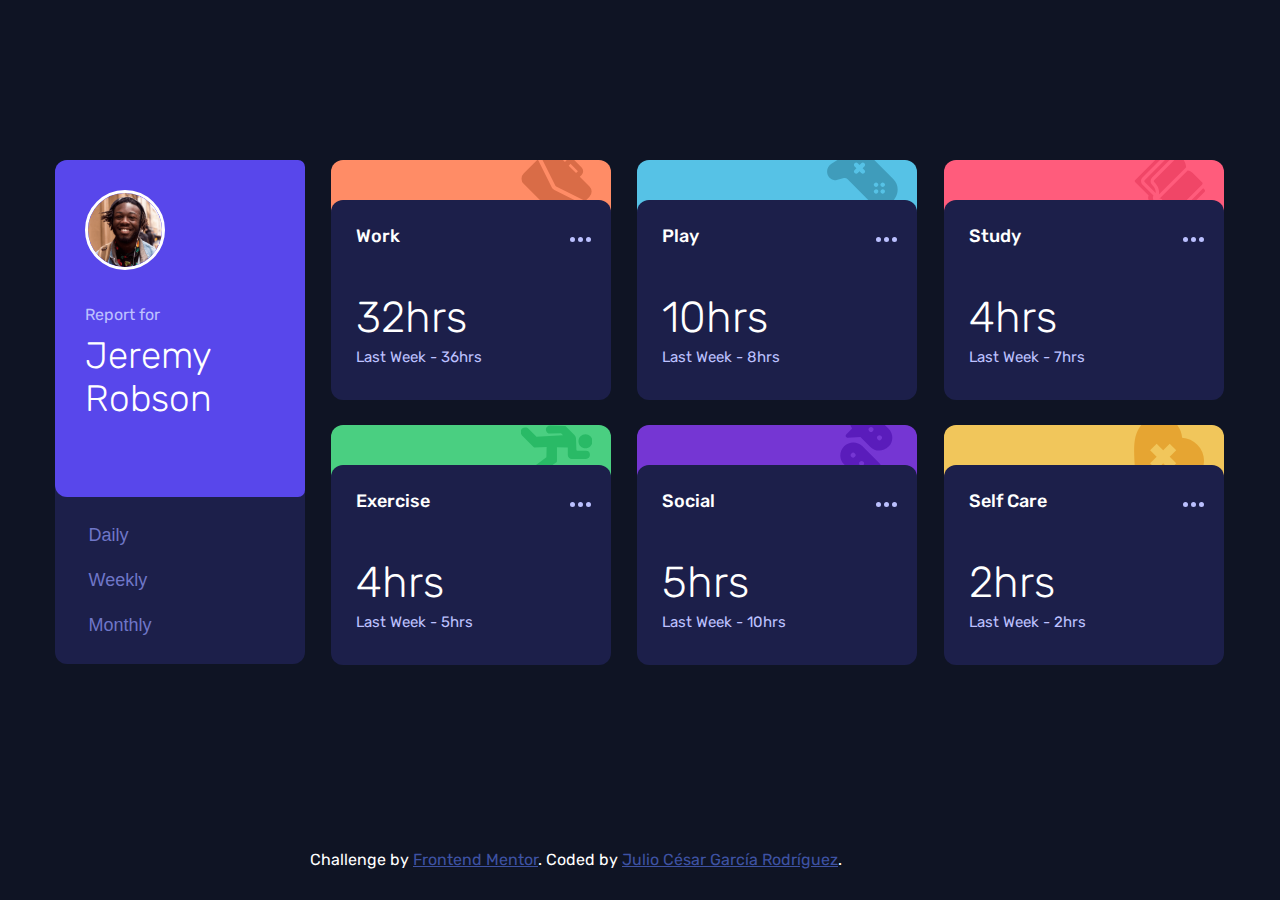
<file: index.html>
<!DOCTYPE html>
<html lang="en">
  <head>
    <meta charset="UTF-8">
    <meta name="viewport" content="width=device-width, initial-scale=1.0"> <!-- displays site properly based on user's device -->
    <link rel="icon" type="image/png" sizes="32x32" href="./images/favicon-32x32.png">
    <title>Frontend Mentor | Time tracking dashboard</title>
    <!-- styles -->
    <link rel="stylesheet" href="./css/index.css">
    <script type="module" src="./src/components/card.js"></script>
    <script type="module" src="./src/components/profile.js"></script>
  </head>
  <body>
    <main>
      <user-profile class="profile" userImage="./images/image-jeremy.png" userName="Jeremy Robson">
        <section space slot="contMain">
          <time-button class="default" time="Daily"></time-button>
          <time-button color="active" time="Weekly"></time-button>
          <time-button class="default" time="Monthly"></time-button>
        </section>
      </user-profile>
      <card-session class="work" backColor="orange" title="Work" icon="./images/icon-work.svg">
          <p slot="hour" id="hour">32hrs</p>
          <p slot="last" id="last">Last Week - 36hrs</p>
      </card-session>
      <card-session class="play" backColor="blue" title="Play" icon="./images/icon-play.svg">
        <p slot="hour" id="hour">10hrs</p>
        <p slot="last" id="last">Last Week - 8hrs</p>
    </card-session>
    <card-session class="study" backColor="red" title="Study" icon="./images/icon-study.svg">
      <p slot="hour" id="hour">4hrs</p>
      <p slot="last" id="last">Last Week - 7hrs</p>
    </card-session>
    <card-session class="exercise" backColor="green" title="Exercise" icon="./images/icon-exercise.svg">
      <p slot="hour" id="hour">4hrs</p>
      <p slot="last" id="last">Last Week - 5hrs</p>
    </card-session>
    <card-session class="social" backColor="purple" title="Social" icon="./images/icon-social.svg">
      <p slot="hour" id="hour">5hrs</p>
      <p slot="last" id="last">Last Week - 10hrs</p>
    </card-session>
    <card-session class="self" backColor="yellow" title="Self Care" icon="./images/icon-self-care.svg">
      <p slot="hour" id="hour">2hrs</p>
      <p slot="last" id="last">Last Week - 2hrs</p>
    </card-session>
    </main>
    <footer class="attribution">
    Challenge by <a href="https://www.frontendmentor.io?ref=challenge" target="_blank">Frontend Mentor</a>.
    Coded by <a href="#">Julio César García Rodríguez</a>.
    </footer>
      <script src="./src/index.js"></script>
  </body>
</html>
</file>
<file: css/index.css>
@import url("https://fonts.googleapis.com/css2?family=Rubik:wght@300;400;500&display=swap");
* {
  box-sizing: border-box;
  margin: 0;
  padding: 0;
}

body {
  background-color: #0f1424;
  font-family: "Rubik", sans-serif;
  font-size: 18px;
}

body {
  width: 100vw;
}

main {
  margin: 50px 0;
  width: 100vw;
  height: 1500px;
  display: grid;
  grid-template: 235px repeat(5, 200px)/repeat(1, 1fr);
  grid-template-areas: "profile" "work" "play" "study" "exercise" "social" "self";
  justify-items: center;
}
@media (min-width: 600px) {
  main {
    width: 100%;
    max-width: 800px;
    height: auto;
    margin: 60px auto;
    grid-template: 230px repeat(3, 1fr)/repeat(2, 1fr);
    grid-template-areas: "profile profile" "work play" "study exercise" "social self";
  }
}
@media (min-width: 1024px) {
  main {
    width: 95%;
    height: 850px;
    margin: 0 auto;
    max-width: 1170px;
    grid-template: repeat(2, 265px)/250px repeat(3, 1fr);
    column-gap: 25px;
    place-content: center;
    grid-template-areas: "profile work play study" "profile exercise social self";
  }
}

.attribution {
  width: 90%;
  font-size: 16px;
  text-align: center;
  color: white;
  margin-bottom: 30px;
}
.attribution a {
  color: #3e52a3;
}

.profile {
  grid-area: profile;
}

.work {
  grid-area: work;
}

.play {
  grid-area: play;
}

.study {
  grid-area: study;
}

.exercise {
  grid-area: exercise;
}

.social {
  grid-area: social;
}

.self {
  grid-area: self;
}

/*# sourceMappingURL=index.css.map */
</file>
